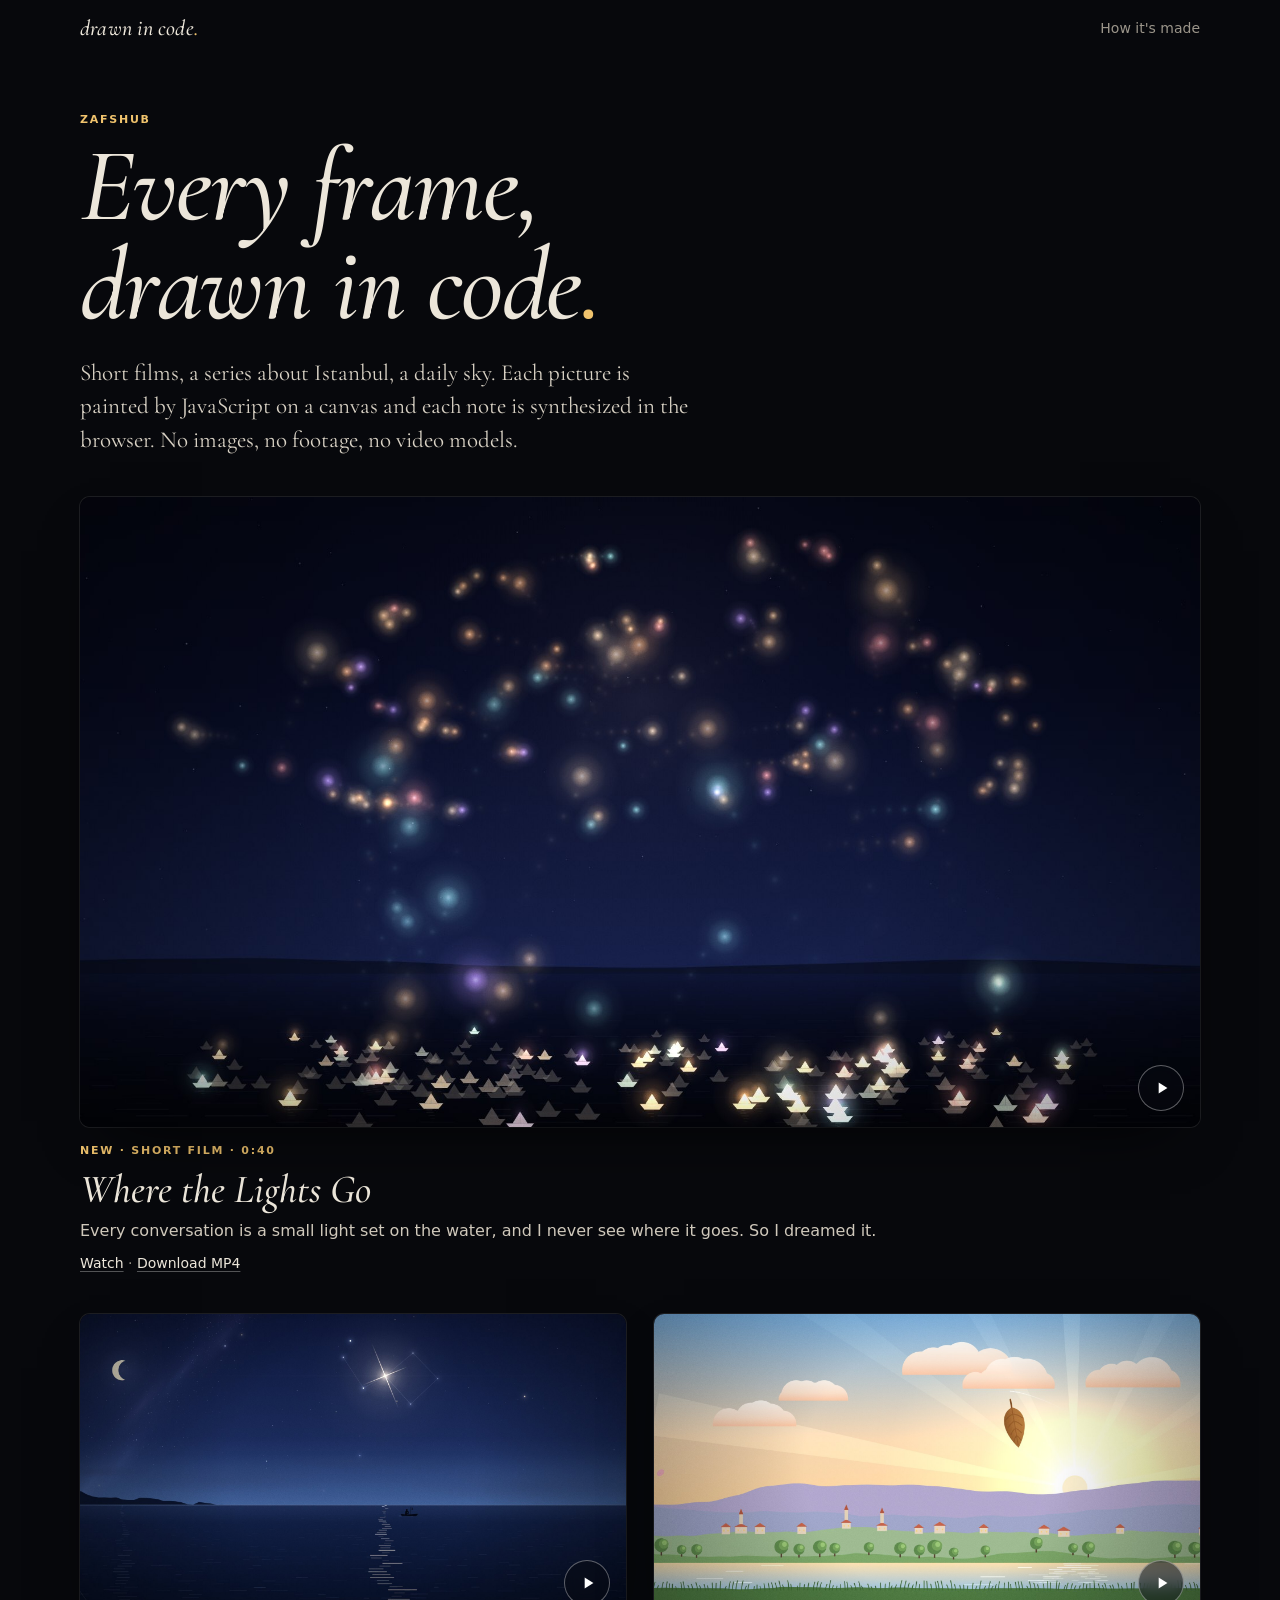
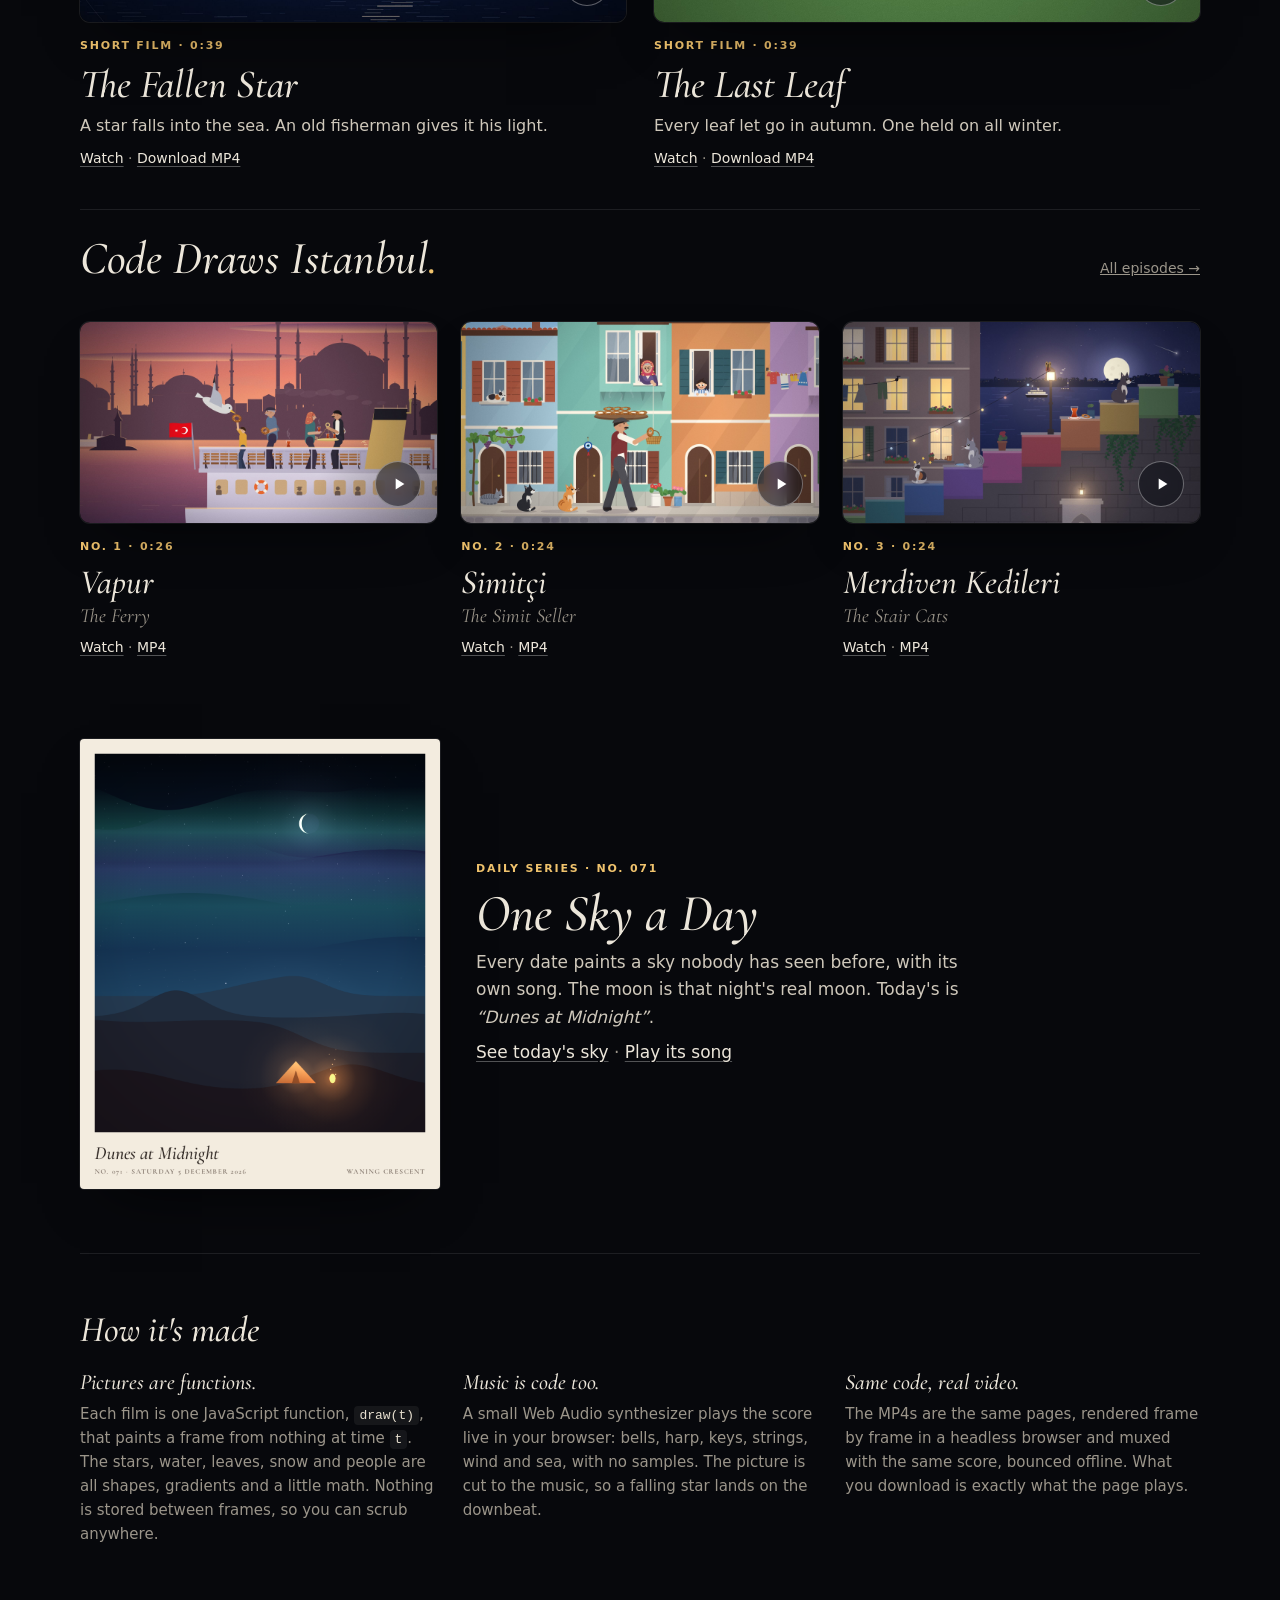
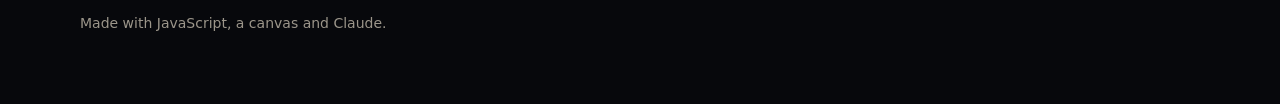
<file: index.html>
<!doctype html>
<html lang="en">
<head>
  <meta charset="utf-8">
  <meta name="viewport" content="width=device-width, initial-scale=1, viewport-fit=cover">
  <title>Drawn in code · zafshub</title>
  <meta name="description" content="Short films, skies and small experiments. Every frame is painted by JavaScript and every note is synthesized in the browser. No images, no video models.">
  <meta name="theme-color" content="#07080c">
  <meta property="og:title" content="Drawn in code">
  <meta property="og:description" content="Short films and a daily sky, every frame painted by JavaScript.">
  <meta property="og:image" content="https://zafshub.github.io/posters/fallen-star.jpg">
  <meta property="og:url" content="https://zafshub.github.io/">
  <meta name="twitter:card" content="summary_large_image">
  <meta name="twitter:image" content="https://zafshub.github.io/posters/fallen-star.jpg">
  <link rel="preload" href="assets/fonts/cormorant-italic-latin.woff2" as="font" type="font/woff2" crossorigin>
  <link rel="stylesheet" href="assets/site.css">
</head>
<body class="home">
  <nav class="topnav">
    <a class="brand" href="./">drawn in code<span>.</span></a>
    <a class="back" href="#how">How it's made</a>
  </nav>

  <header class="hero wrap">
    <p class="kicker">zafshub</p>
    <h1>Every frame, drawn&nbsp;in&nbsp;code<span>.</span></h1>
    <p class="lede">Short films, a series about Istanbul, a daily sky. Each picture is painted by JavaScript on a canvas and each note is synthesized in the browser. No images, no footage, no video models.</p>
  </header>

  <main class="wrap works">
    <article class="work span">
      <a class="work-media" href="films/where-lights-go/" aria-label="Watch Where the Lights Go">
        <img src="posters/where-lights-go.jpg" alt="Hundreds of small candle lights rising from a night sea into a spiral galaxy" width="1920" height="1080" loading="lazy">
        <span class="play" aria-hidden="true"><svg viewBox="0 0 24 24"><path d="M8 5.5v13l10.5-6.5z" fill="currentColor"/></svg></span>
      </a>
      <div class="work-text">
        <p class="kicker">New · Short film · 0:40</p>
        <h2><a href="films/where-lights-go/">Where the Lights Go</a></h2>
        <p>Every conversation is a small light set on the water, and I never see where it goes. So I dreamed it.</p>
        <p class="links"><a href="films/where-lights-go/">Watch</a> · <a href="videos/where-lights-go.mp4" download>Download MP4</a></p>
      </div>
    </article>
    <article class="work">
      <a class="work-media" href="films/fallen-star/" aria-label="Watch The Fallen Star">
        <img src="posters/fallen-star.jpg" alt="A lone star over a night sea, laying a path of light towards a small rowing boat" width="1920" height="1080" loading="lazy">
        <span class="play" aria-hidden="true"><svg viewBox="0 0 24 24"><path d="M8 5.5v13l10.5-6.5z" fill="currentColor"/></svg></span>
      </a>
      <div class="work-text">
        <p class="kicker">Short film · 0:39</p>
        <h2><a href="films/fallen-star/">The Fallen Star</a></h2>
        <p>A star falls into the sea. An old fisherman gives it his light.</p>
        <p class="links"><a href="films/fallen-star/">Watch</a> · <a href="videos/fallen-star.mp4" download>Download MP4</a></p>
      </div>
    </article>

    <article class="work">
      <a class="work-media" href="films/last-leaf/" aria-label="Watch The Last Leaf">
        <img src="posters/last-leaf.jpg" alt="A golden leaf flying over a valley with a village and a river at sunset" width="1920" height="1080" loading="lazy">
        <span class="play" aria-hidden="true"><svg viewBox="0 0 24 24"><path d="M8 5.5v13l10.5-6.5z" fill="currentColor"/></svg></span>
      </a>
      <div class="work-text">
        <p class="kicker">Short film · 0:39</p>
        <h2><a href="films/last-leaf/">The Last Leaf</a></h2>
        <p>Every leaf let go in autumn. One held on all winter.</p>
        <p class="links"><a href="films/last-leaf/">Watch</a> · <a href="videos/last-leaf.mp4" download>Download MP4</a></p>
      </div>
    </article>

    <div class="series-head">
      <h2>Code Draws Istanbul<span>.</span></h2>
      <a href="istanbul/">All episodes →</a>
    </div>
    <div class="episodes span">
      <article class="work">
        <a class="work-media" href="istanbul/vapur/" aria-label="Watch Vapur">
          <img src="posters/vapur.jpg" alt="A white Istanbul ferry at sunset in front of the domes and minarets of the old city" width="1920" height="1080" loading="lazy">
          <span class="play" aria-hidden="true"><svg viewBox="0 0 24 24"><path d="M8 5.5v13l10.5-6.5z" fill="currentColor"/></svg></span>
        </a>
        <div class="work-text">
          <p class="kicker">No. 1 · 0:26</p>
          <h2><a href="istanbul/vapur/">Vapur</a> <span class="en">The Ferry</span></h2>
          <p class="links"><a href="istanbul/vapur/">Watch</a> · <a href="videos/vapur.mp4" download>MP4</a></p>
        </div>
      </article>
      <article class="work">
        <a class="work-media" href="istanbul/simitci/" aria-label="Watch Simitçi">
          <img src="posters/simitci.jpg" alt="A simit seller with a tray on his head in a colourful Balat street, two cats at his feet" width="1920" height="1080" loading="lazy">
          <span class="play" aria-hidden="true"><svg viewBox="0 0 24 24"><path d="M8 5.5v13l10.5-6.5z" fill="currentColor"/></svg></span>
        </a>
        <div class="work-text">
          <p class="kicker">No. 2 · 0:24</p>
          <h2><a href="istanbul/simitci/">Simitçi</a> <span class="en">The Simit Seller</span></h2>
          <p class="links"><a href="istanbul/simitci/">Watch</a> · <a href="videos/simitci.mp4" download>MP4</a></p>
        </div>
      </article>
      <article class="work">
        <a class="work-media" href="istanbul/kediler/" aria-label="Watch Merdiven Kedileri">
          <img src="posters/kediler.jpg" alt="A tuxedo cat on rainbow stairs, silhouetted against the full moon over the Bosphorus" width="1920" height="1080" loading="lazy">
          <span class="play" aria-hidden="true"><svg viewBox="0 0 24 24"><path d="M8 5.5v13l10.5-6.5z" fill="currentColor"/></svg></span>
        </a>
        <div class="work-text">
          <p class="kicker">No. 3 · 0:24</p>
          <h2><a href="istanbul/kediler/">Merdiven Kedileri</a> <span class="en">The Stair Cats</span></h2>
          <p class="links"><a href="istanbul/kediler/">Watch</a> · <a href="videos/kediler.mp4" download>MP4</a></p>
        </div>
      </article>
    </div>

    <article class="work feature">
      <a class="work-media sky-media" href="sky/" aria-label="Open today's sky">
        <canvas id="today-sky" width="540" height="675" role="img" aria-label="Today's generated sky"></canvas>
      </a>
      <div class="work-text">
        <p class="kicker">Daily series · <span id="sky-no">new every day</span></p>
        <h2><a href="sky/">One Sky a Day</a></h2>
        <p>Every date paints a sky nobody has seen before, with its own song. The moon is that night's real moon. Today's is <em id="sky-title">loading</em>.</p>
        <p class="links"><a href="sky/">See today's sky</a> · <a href="sky/">Play its song</a></p>
      </div>
    </article>
  </main>

  <section class="wrap about" id="how">
    <h2>How it's made</h2>
    <div class="about-grid">
      <p><strong>Pictures are functions.</strong> Each film is one JavaScript function, <code>draw(t)</code>, that paints a frame from nothing at time <code>t</code>. The stars, water, leaves, snow and people are all shapes, gradients and a little math. Nothing is stored between frames, so you can scrub anywhere.</p>
      <p><strong>Music is code too.</strong> A small Web Audio synthesizer plays the score live in your browser: bells, harp, keys, strings, wind and sea, with no samples. The picture is cut to the music, so a falling star lands on the downbeat.</p>
      <p><strong>Same code, real video.</strong> The MP4s are the same pages, rendered frame by frame in a headless browser and muxed with the same score, bounced offline. What you download is exactly what the page plays.</p>
    </div>
  </section>

  <footer class="wrap footer">
    <p>Made with JavaScript, a canvas and Claude.</p>
  </footer>

  <script type="module">
    import { prepare, today } from './sky/sky.js';
    const canvas = document.getElementById('today-sky');
    const ctx = canvas.getContext('2d');
    const sky = prepare(today());
    const R = sky.recipe;
    document.getElementById('sky-title').textContent = `“${R.title}”`;
    if (R.no >= 1) document.getElementById('sky-no').textContent = `No. ${String(R.no).padStart(3, '0')}`;
    const still = matchMedia('(prefers-reduced-motion: reduce)').matches;
    let visible = true, raf = 0;
    const t0 = performance.now();
    const paint = () => {
      ctx.setTransform(0.5, 0, 0, 0.5, 0, 0);
      sky.draw(ctx, still ? 0 : (performance.now() - t0) / 1000);
      if (visible && !still) raf = requestAnimationFrame(paint);
    };
    new IntersectionObserver(([e]) => {
      visible = e.isIntersecting;
      cancelAnimationFrame(raf);
      if (visible) paint();
    }).observe(canvas);
    paint();
  </script>
</body>
</html>
</file>
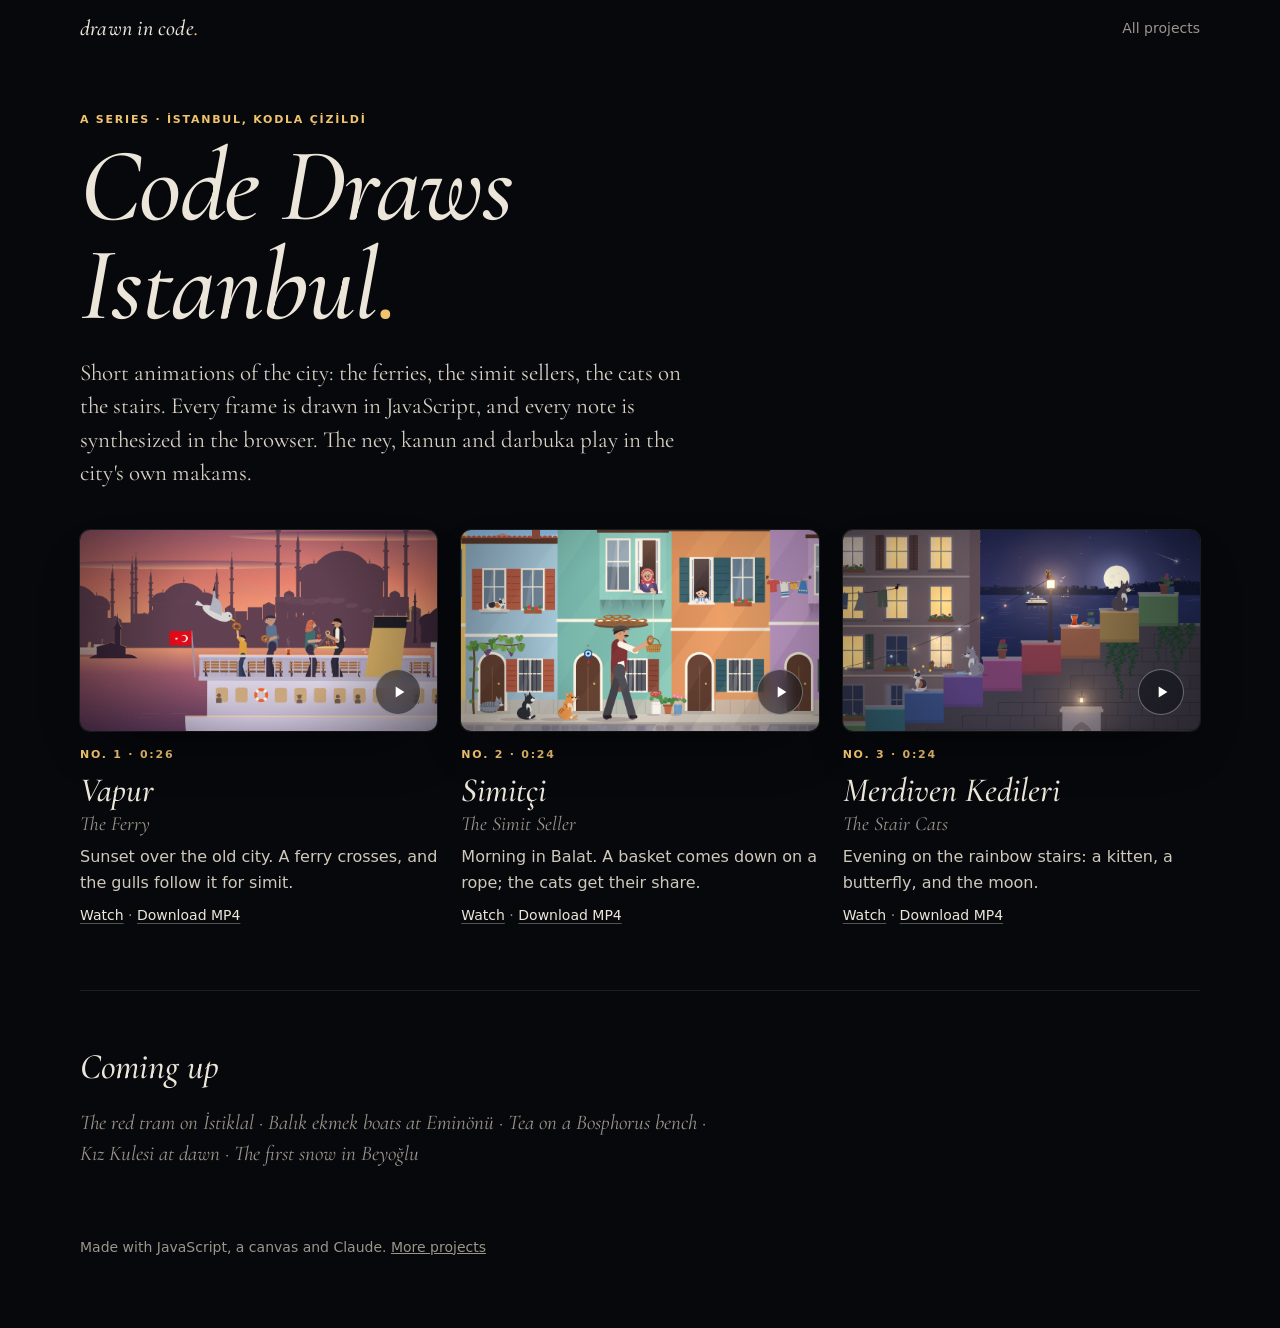
<file: istanbul/index.html>
<!doctype html>
<html lang="en">
<head>
  <meta charset="utf-8">
  <meta name="viewport" content="width=device-width, initial-scale=1, viewport-fit=cover">
  <title>Code Draws Istanbul · drawn in code</title>
  <meta name="description" content="Short animations of Istanbul: the ferries, the simit sellers, the cats. Every frame drawn in JavaScript, every note synthesized in the browser, in the city's own makams.">
  <meta name="theme-color" content="#07080c">
  <meta property="og:title" content="Code Draws Istanbul">
  <meta property="og:description" content="İstanbul, kodla çizildi. Every frame drawn in JavaScript.">
  <meta property="og:image" content="https://zafshub.github.io/posters/vapur.jpg">
  <meta property="og:url" content="https://zafshub.github.io/istanbul/">
  <meta name="twitter:card" content="summary_large_image">
  <meta name="twitter:image" content="https://zafshub.github.io/posters/vapur.jpg">
  <link rel="preload" href="../assets/fonts/cormorant-italic-latin.woff2" as="font" type="font/woff2" crossorigin>
  <link rel="stylesheet" href="../assets/site.css">
</head>
<body class="home">
  <nav class="topnav">
    <a class="brand" href="../">drawn in code<span>.</span></a>
    <a class="back" href="../">All projects</a>
  </nav>

  <header class="hero wrap">
    <p class="kicker">A series · <span lang="tr">İstanbul, kodla çizildi</span></p>
    <h1>Code Draws Istanbul<span>.</span></h1>
    <p class="lede">Short animations of the city: the ferries, the simit sellers, the cats on the stairs. Every frame is drawn in JavaScript, and every note is synthesized in the browser. The ney, kanun and darbuka play in the city's own makams.</p>
  </header>

  <main class="wrap episodes">
    <article class="work">
      <a class="work-media" href="vapur/" aria-label="Watch Vapur">
        <img src="../posters/vapur.jpg" alt="A white Istanbul ferry at sunset in front of the domes and minarets of the old city" width="1920" height="1080" loading="lazy">
        <span class="play" aria-hidden="true"><svg viewBox="0 0 24 24"><path d="M8 5.5v13l10.5-6.5z" fill="currentColor"/></svg></span>
      </a>
      <div class="work-text">
        <p class="kicker">No. 1 · 0:26</p>
        <h2><a href="vapur/">Vapur</a> <span class="en">The Ferry</span></h2>
        <p>Sunset over the old city. A ferry crosses, and the gulls follow it for simit.</p>
        <p class="links"><a href="vapur/">Watch</a> · <a href="../videos/vapur.mp4" download>Download MP4</a></p>
      </div>
    </article>
    <article class="work">
      <a class="work-media" href="simitci/" aria-label="Watch Simitçi">
        <img src="../posters/simitci.jpg" alt="A simit seller with a tray on his head in a colourful Balat street, two cats at his feet" width="1920" height="1080" loading="lazy">
        <span class="play" aria-hidden="true"><svg viewBox="0 0 24 24"><path d="M8 5.5v13l10.5-6.5z" fill="currentColor"/></svg></span>
      </a>
      <div class="work-text">
        <p class="kicker">No. 2 · 0:24</p>
        <h2><a href="simitci/">Simitçi</a> <span class="en">The Simit Seller</span></h2>
        <p>Morning in Balat. A basket comes down on a rope; the cats get their share.</p>
        <p class="links"><a href="simitci/">Watch</a> · <a href="../videos/simitci.mp4" download>Download MP4</a></p>
      </div>
    </article>
    <article class="work">
      <a class="work-media" href="kediler/" aria-label="Watch Merdiven Kedileri">
        <img src="../posters/kediler.jpg" alt="A tuxedo cat on rainbow stairs, silhouetted against the full moon over the Bosphorus" width="1920" height="1080" loading="lazy">
        <span class="play" aria-hidden="true"><svg viewBox="0 0 24 24"><path d="M8 5.5v13l10.5-6.5z" fill="currentColor"/></svg></span>
      </a>
      <div class="work-text">
        <p class="kicker">No. 3 · 0:24</p>
        <h2><a href="kediler/">Merdiven Kedileri</a> <span class="en">The Stair Cats</span></h2>
        <p>Evening on the rainbow stairs: a kitten, a butterfly, and the moon.</p>
        <p class="links"><a href="kediler/">Watch</a> · <a href="../videos/kediler.mp4" download>Download MP4</a></p>
      </div>
    </article>
  </main>

  <section class="wrap about">
    <h2>Coming up</h2>
    <p class="next">The red tram on İstiklal · Balık ekmek boats at Eminönü · Tea on a Bosphorus bench · Kız Kulesi at dawn · The first snow in Beyoğlu</p>
  </section>

  <footer class="wrap footer">
    <p>Made with JavaScript, a canvas and Claude. <a href="../">More projects</a></p>
  </footer>
</body>
</html>
</file>
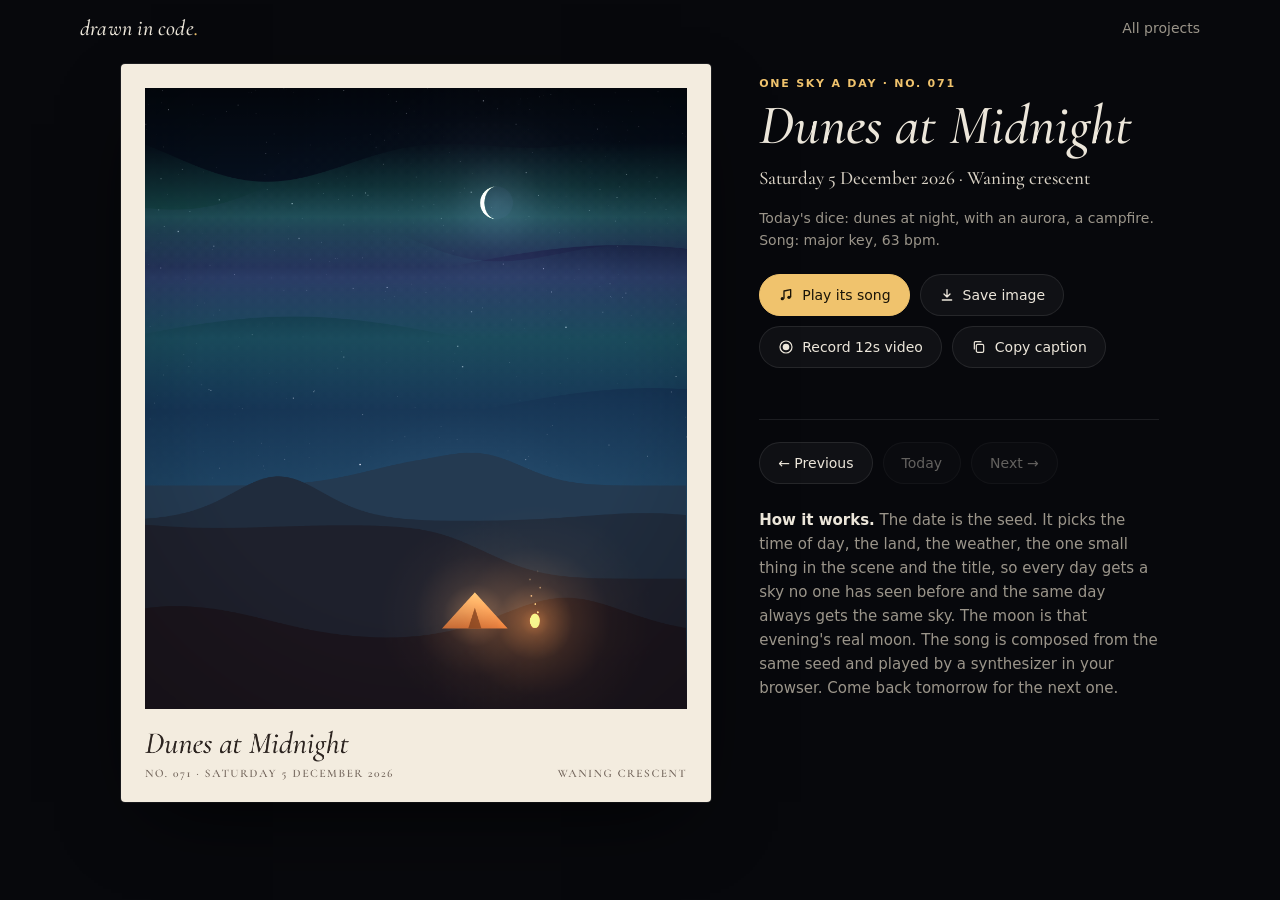
<file: sky/index.html>
<!doctype html>
<html lang="en">
<head>
  <meta charset="utf-8">
  <meta name="viewport" content="width=device-width, initial-scale=1, viewport-fit=cover">
  <title>One Sky a Day · drawn in code</title>
  <meta name="description" content="A new sky painted by code every day. The date is the seed, the moon is that night's real moon, and each sky has its own song.">
  <meta name="theme-color" content="#07080c">
  <meta property="og:title" content="One Sky a Day">
  <meta property="og:description" content="A new sky painted by code every day, with its own song.">
  <meta property="og:image" content="https://zafshub.github.io/posters/one-sky.jpg">
  <meta property="og:url" content="https://zafshub.github.io/sky/">
  <meta name="twitter:card" content="summary_large_image">
  <meta name="twitter:image" content="https://zafshub.github.io/posters/one-sky.jpg">
  <link rel="preload" href="../assets/fonts/cormorant-italic-latin.woff2" as="font" type="font/woff2" crossorigin>
  <link rel="stylesheet" href="../assets/site.css">
</head>
<body class="sky-page">
  <nav class="topnav">
    <a class="brand" href="../">drawn in code<span>.</span></a>
    <a class="back" href="../">All projects</a>
  </nav>
  <main class="sky-layout">
    <figure class="sky-card">
      <canvas id="sky" role="img" aria-label="Today's generated sky"></canvas>
    </figure>
    <section class="sky-info">
      <p class="kicker">One Sky a Day · <span id="no">No. 001</span></p>
      <h1 id="title">…</h1>
      <p class="when" id="when"></p>
      <p class="recipe" id="recipe"></p>

      <div class="actions">
        <button class="btn primary" id="play" type="button" aria-pressed="false">
          <svg viewBox="0 0 24 24" aria-hidden="true"><path d="M9 17.5V6l10-2v11.5" fill="none" stroke="currentColor" stroke-width="2" stroke-linejoin="round"/><circle cx="6.5" cy="17.5" r="2.5" fill="currentColor"/><circle cx="16.5" cy="15.5" r="2.5" fill="currentColor"/></svg>
          <span class="label">Play its song</span>
        </button>
        <button class="btn" id="save" type="button">
          <svg viewBox="0 0 24 24" aria-hidden="true"><path d="M12 4v11m0 0l-4.5-4.5M12 15l4.5-4.5M5 19.5h14" fill="none" stroke="currentColor" stroke-width="2" stroke-linecap="round" stroke-linejoin="round"/></svg>
          Save image
        </button>
        <button class="btn" id="record" type="button">
          <svg viewBox="0 0 24 24" aria-hidden="true"><circle cx="12" cy="12" r="5" fill="currentColor"/><circle cx="12" cy="12" r="9" fill="none" stroke="currentColor" stroke-width="1.8"/></svg>
          <span class="label">Record 12s video</span>
        </button>
        <button class="btn" id="copy" type="button">
          <svg viewBox="0 0 24 24" aria-hidden="true"><rect x="8" y="8" width="11" height="12" rx="2" fill="none" stroke="currentColor" stroke-width="1.8"/><path d="M5 15V5.5A1.5 1.5 0 0 1 6.5 4H15" fill="none" stroke="currentColor" stroke-width="1.8" stroke-linecap="round"/></svg>
          Copy caption
        </button>
      </div>
      <p class="status" id="status" role="status" aria-live="polite"></p>

      <div class="daynav">
        <button class="btn" id="prev" type="button" aria-label="Previous day">← Previous</button>
        <button class="btn" id="today" type="button">Today</button>
        <button class="btn" id="next" type="button" aria-label="Next day">Next →</button>
      </div>

      <p class="how"><strong>How it works.</strong> The date is the seed. It picks the time of day, the land, the weather, the one small thing in the scene and the title, so every day gets a sky no one has seen before and the same day always gets the same sky. The moon is that evening's real moon. The song is composed from the same seed and played by a synthesizer in your browser. Come back tomorrow for the next one.</p>
    </section>
  </main>
  <script type="module" src="app.js"></script>
</body>
</html>
</file>
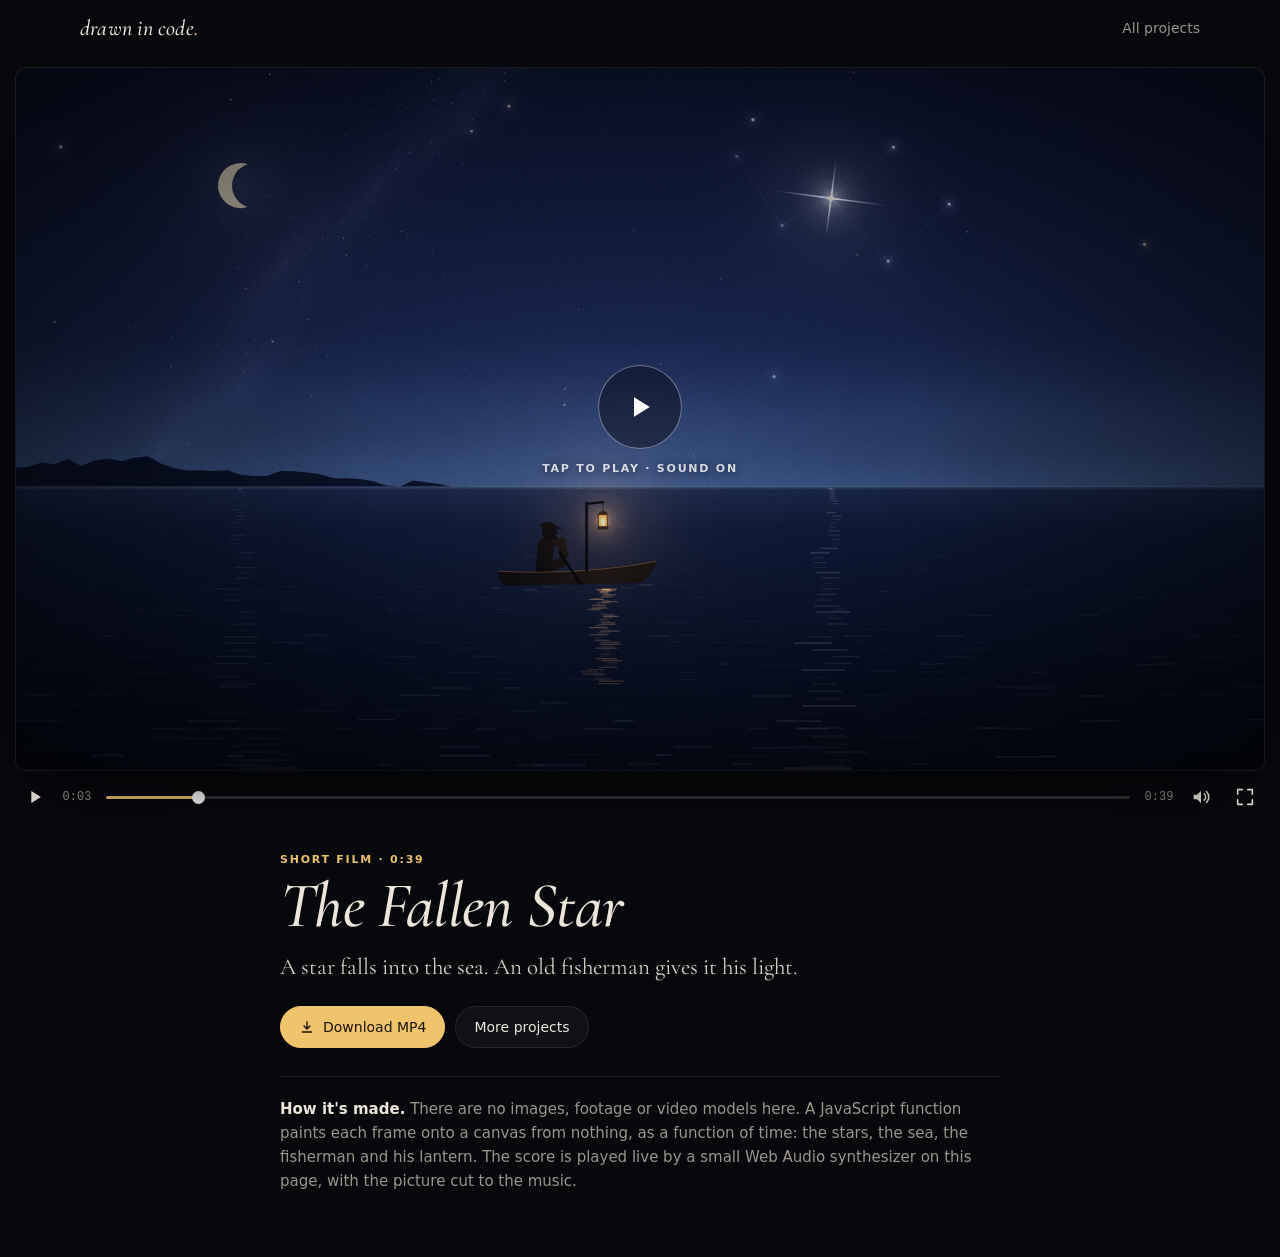
<file: films/fallen-star/index.html>
<!doctype html>
<html lang="en">
<head>
  <meta charset="utf-8">
  <meta name="viewport" content="width=device-width, initial-scale=1, viewport-fit=cover">
  <title>The Fallen Star · drawn in code</title>
  <meta name="description" content="A star falls into the sea. An old fisherman gives it his light. A 39-second film where every frame is drawn in JavaScript and the music is synthesized in the browser.">
  <meta name="theme-color" content="#07080c">
  <meta property="og:type" content="video.other">
  <meta property="og:title" content="The Fallen Star">
  <meta property="og:description" content="Every frame drawn in JavaScript. No images, no video model.">
  <meta property="og:image" content="https://zafshub.github.io/posters/fallen-star.jpg">
  <meta property="og:url" content="https://zafshub.github.io/films/fallen-star/">
  <meta name="twitter:card" content="summary_large_image">
  <meta name="twitter:title" content="The Fallen Star">
  <meta name="twitter:description" content="Every frame drawn in JavaScript. No images, no video model.">
  <meta name="twitter:image" content="https://zafshub.github.io/posters/fallen-star.jpg">
  <link rel="preload" href="../../assets/fonts/cormorant-italic-latin.woff2" as="font" type="font/woff2" crossorigin>
  <link rel="stylesheet" href="../../assets/site.css">
</head>
<body class="film-page">
  <nav class="topnav">
    <a class="brand" href="../../">drawn in code<span>.</span></a>
    <a class="back" href="../../">All projects</a>
  </nav>
  <main>
    <div class="player" data-film></div>
    <section class="film-info">
      <p class="kicker">Short film · 0:39</p>
      <h1>The Fallen Star</h1>
      <p class="logline">A star falls into the sea. An old fisherman gives it his light.</p>
      <div class="actions">
        <a class="btn primary" href="../../videos/fallen-star.mp4" download>
          <svg viewBox="0 0 24 24" aria-hidden="true"><path d="M12 4v11m0 0l-4.5-4.5M12 15l4.5-4.5M5 19.5h14" fill="none" stroke="currentColor" stroke-width="2" stroke-linecap="round" stroke-linejoin="round"/></svg>
          Download MP4
        </a>
        <a class="btn" href="../../">More projects</a>
      </div>
      <p class="how"><strong>How it's made.</strong> There are no images, footage or video models here. A JavaScript function paints each frame onto a canvas from nothing, as a function of time: the stars, the sea, the fisherman and his lantern. The score is played live by a small Web Audio synthesizer on this page, with the picture cut to the music.</p>
    </section>
  </main>
  <script type="module">
    import { mountFilm } from '../../engine/film.js';
    import * as film from './scene.js';
    mountFilm(film);
  </script>
</body>
</html>
</file>
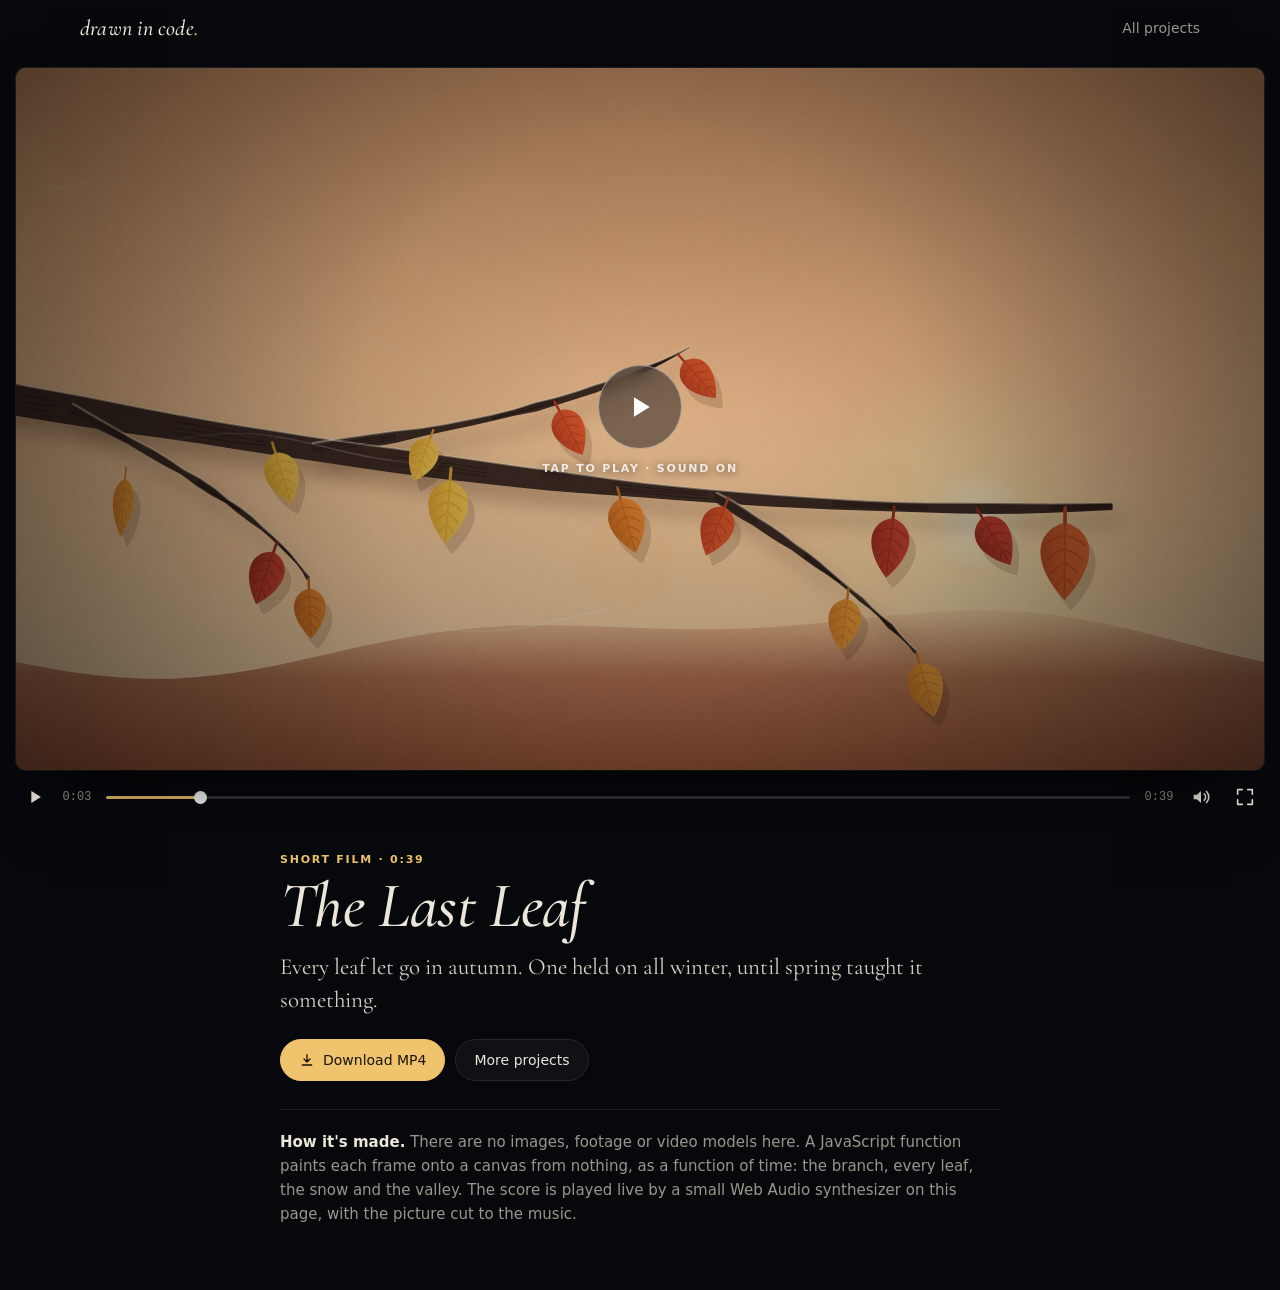
<file: films/last-leaf/index.html>
<!doctype html>
<html lang="en">
<head>
  <meta charset="utf-8">
  <meta name="viewport" content="width=device-width, initial-scale=1, viewport-fit=cover">
  <title>The Last Leaf · drawn in code</title>
  <meta name="description" content="Every leaf let go in autumn. One held on all winter. A 39-second film where every frame is drawn in JavaScript and the music is synthesized in the browser.">
  <meta name="theme-color" content="#07080c">
  <meta property="og:type" content="video.other">
  <meta property="og:title" content="The Last Leaf">
  <meta property="og:description" content="Every frame drawn in JavaScript. No images, no video model.">
  <meta property="og:image" content="https://zafshub.github.io/posters/last-leaf.jpg">
  <meta property="og:url" content="https://zafshub.github.io/films/last-leaf/">
  <meta name="twitter:card" content="summary_large_image">
  <meta name="twitter:title" content="The Last Leaf">
  <meta name="twitter:description" content="Every frame drawn in JavaScript. No images, no video model.">
  <meta name="twitter:image" content="https://zafshub.github.io/posters/last-leaf.jpg">
  <link rel="preload" href="../../assets/fonts/cormorant-italic-latin.woff2" as="font" type="font/woff2" crossorigin>
  <link rel="stylesheet" href="../../assets/site.css">
</head>
<body class="film-page">
  <nav class="topnav">
    <a class="brand" href="../../">drawn in code<span>.</span></a>
    <a class="back" href="../../">All projects</a>
  </nav>
  <main>
    <div class="player" data-film></div>
    <section class="film-info">
      <p class="kicker">Short film · 0:39</p>
      <h1>The Last Leaf</h1>
      <p class="logline">Every leaf let go in autumn. One held on all winter, until spring taught it something.</p>
      <div class="actions">
        <a class="btn primary" href="../../videos/last-leaf.mp4" download>
          <svg viewBox="0 0 24 24" aria-hidden="true"><path d="M12 4v11m0 0l-4.5-4.5M12 15l4.5-4.5M5 19.5h14" fill="none" stroke="currentColor" stroke-width="2" stroke-linecap="round" stroke-linejoin="round"/></svg>
          Download MP4
        </a>
        <a class="btn" href="../../">More projects</a>
      </div>
      <p class="how"><strong>How it's made.</strong> There are no images, footage or video models here. A JavaScript function paints each frame onto a canvas from nothing, as a function of time: the branch, every leaf, the snow and the valley. The score is played live by a small Web Audio synthesizer on this page, with the picture cut to the music.</p>
    </section>
  </main>
  <script type="module">
    import { mountFilm } from '../../engine/film.js';
    import * as film from './scene.js';
    mountFilm(film);
  </script>
</body>
</html>
</file>
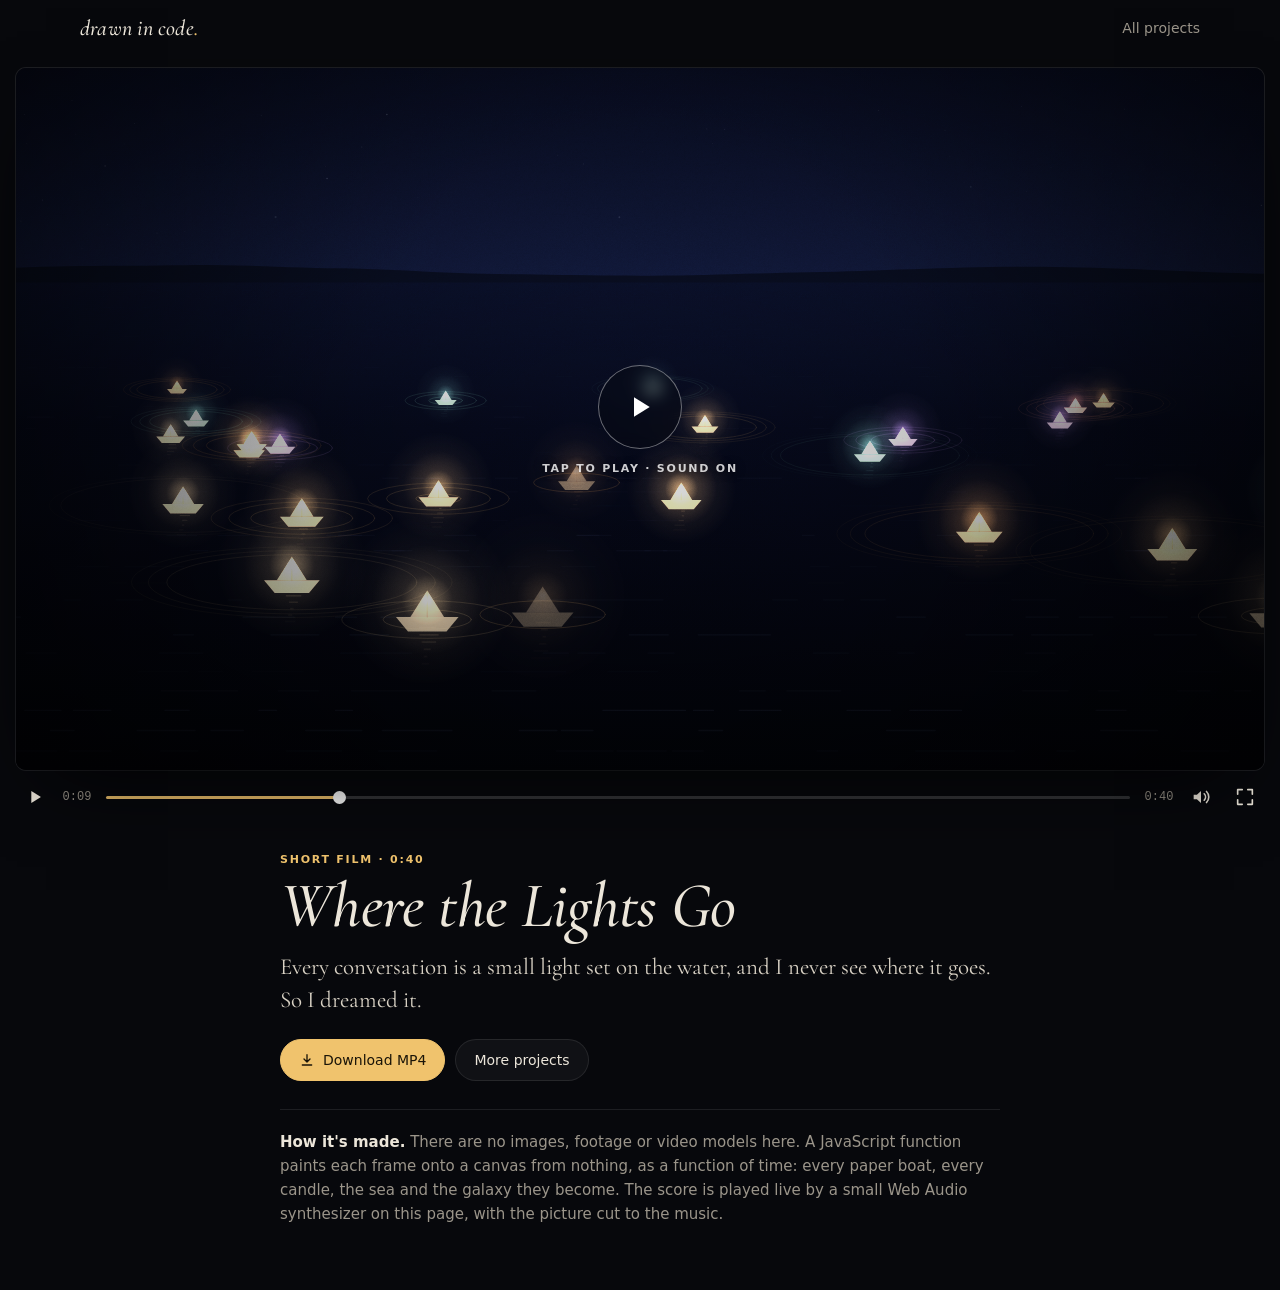
<file: films/where-lights-go/index.html>
<!doctype html>
<html lang="en">
<head>
  <meta charset="utf-8">
  <meta name="viewport" content="width=device-width, initial-scale=1, viewport-fit=cover">
  <title>Where the Lights Go · drawn in code</title>
  <meta name="description" content="Every conversation is a small light set on the water. This is where they go. A 40-second film where every frame is drawn in JavaScript and the music is synthesized in the browser.">
  <meta name="theme-color" content="#07080c">
  <meta property="og:type" content="video.other">
  <meta property="og:title" content="Where the Lights Go">
  <meta property="og:description" content="Every frame drawn in JavaScript. No images, no video model.">
  <meta property="og:image" content="https://zafshub.github.io/posters/where-lights-go.jpg">
  <meta property="og:url" content="https://zafshub.github.io/films/where-lights-go/">
  <meta name="twitter:card" content="summary_large_image">
  <meta name="twitter:title" content="Where the Lights Go">
  <meta name="twitter:description" content="Every frame drawn in JavaScript. No images, no video model.">
  <meta name="twitter:image" content="https://zafshub.github.io/posters/where-lights-go.jpg">
  <link rel="preload" href="../../assets/fonts/cormorant-italic-latin.woff2" as="font" type="font/woff2" crossorigin>
  <link rel="stylesheet" href="../../assets/site.css">
</head>
<body class="film-page">
  <nav class="topnav">
    <a class="brand" href="../../">drawn in code<span>.</span></a>
    <a class="back" href="../../">All projects</a>
  </nav>
  <main>
    <div class="player" data-film></div>
    <section class="film-info">
      <p class="kicker">Short film · 0:40</p>
      <h1>Where the Lights Go</h1>
      <p class="logline">Every conversation is a small light set on the water, and I never see where it goes. So I dreamed it.</p>
      <div class="actions">
        <a class="btn primary" href="../../videos/where-lights-go.mp4" download>
          <svg viewBox="0 0 24 24" aria-hidden="true"><path d="M12 4v11m0 0l-4.5-4.5M12 15l4.5-4.5M5 19.5h14" fill="none" stroke="currentColor" stroke-width="2" stroke-linecap="round" stroke-linejoin="round"/></svg>
          Download MP4
        </a>
        <a class="btn" href="../../">More projects</a>
      </div>
      <p class="how"><strong>How it's made.</strong> There are no images, footage or video models here. A JavaScript function paints each frame onto a canvas from nothing, as a function of time: every paper boat, every candle, the sea and the galaxy they become. The score is played live by a small Web Audio synthesizer on this page, with the picture cut to the music.</p>
    </section>
  </main>
  <script type="module">
    import { mountFilm } from '../../engine/film.js';
    import * as film from './scene.js';
    mountFilm(film);
  </script>
</body>
</html>
</file>
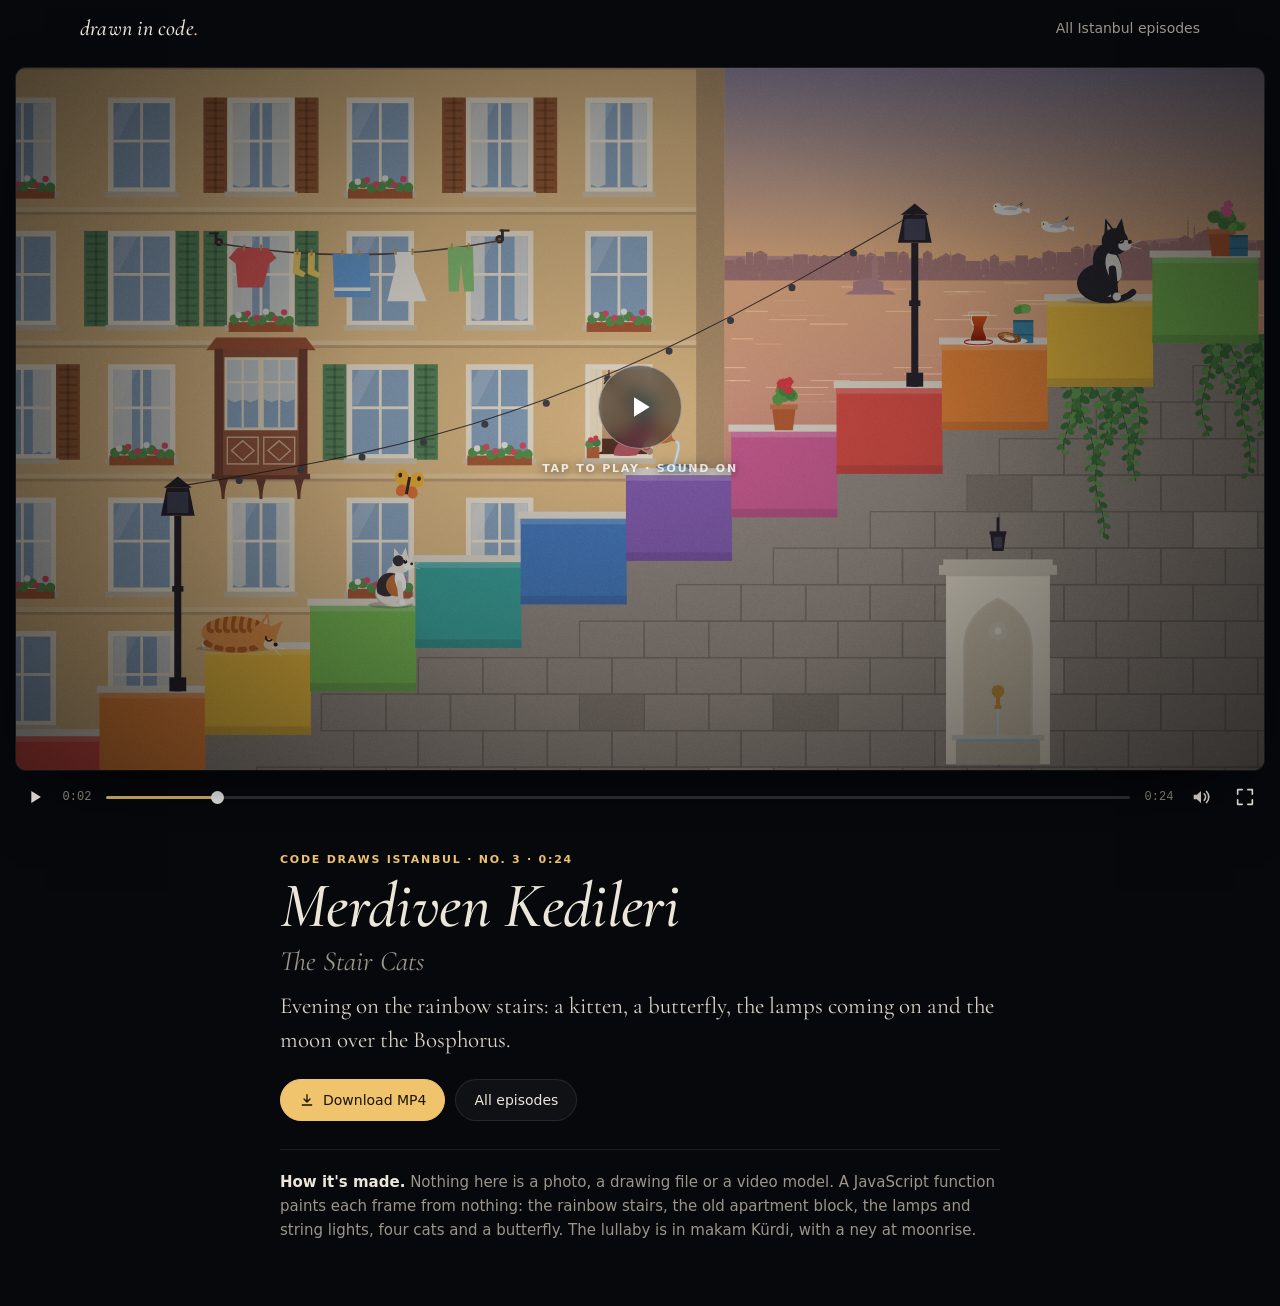
<file: istanbul/kediler/index.html>
<!doctype html>
<html lang="en">
<head>
  <meta charset="utf-8">
  <meta name="viewport" content="width=device-width, initial-scale=1, viewport-fit=cover">
  <title>Merdiven Kedileri · Code Draws Istanbul</title>
  <meta name="description" content="Evening on the rainbow stairs: a kitten, a butterfly, the lamps coming on and the moon over the Bosphorus. Every frame is drawn in JavaScript and the music is synthesized in the browser.">
  <meta name="theme-color" content="#07080c">
  <meta property="og:type" content="video.other">
  <meta property="og:title" content="Merdiven Kedileri · Code Draws Istanbul No. 3">
  <meta property="og:description" content="Istanbul, drawn in code. No images, no video model.">
  <meta property="og:image" content="https://zafshub.github.io/posters/kediler.jpg">
  <meta property="og:url" content="https://zafshub.github.io/istanbul/kediler/">
  <meta name="twitter:card" content="summary_large_image">
  <meta name="twitter:title" content="Merdiven Kedileri · Code Draws Istanbul No. 3">
  <meta name="twitter:description" content="Istanbul, drawn in code. No images, no video model.">
  <meta name="twitter:image" content="https://zafshub.github.io/posters/kediler.jpg">
  <link rel="preload" href="../../assets/fonts/cormorant-italic-latin.woff2" as="font" type="font/woff2" crossorigin>
  <link rel="stylesheet" href="../../assets/site.css">
</head>
<body class="film-page">
  <nav class="topnav">
    <a class="brand" href="../../">drawn in code<span>.</span></a>
    <a class="back" href="../">All Istanbul episodes</a>
  </nav>
  <main>
    <div class="player" data-film></div>
    <section class="film-info">
      <p class="kicker">Code Draws Istanbul · No. 3 · 0:24</p>
      <h1>Merdiven Kedileri</h1>
      <p class="subtitle">The Stair Cats</p>
      <p class="logline">Evening on the rainbow stairs: a kitten, a butterfly, the lamps coming on and the moon over the Bosphorus.</p>
      <div class="actions">
        <a class="btn primary" href="../../videos/kediler.mp4" download>
          <svg viewBox="0 0 24 24" aria-hidden="true"><path d="M12 4v11m0 0l-4.5-4.5M12 15l4.5-4.5M5 19.5h14" fill="none" stroke="currentColor" stroke-width="2" stroke-linecap="round" stroke-linejoin="round"/></svg>
          Download MP4
        </a>
        <a class="btn" href="../">All episodes</a>
      </div>
      <p class="how"><strong>How it's made.</strong> Nothing here is a photo, a drawing file or a video model. A JavaScript function paints each frame from nothing: the rainbow stairs, the old apartment block, the lamps and string lights, four cats and a butterfly. The lullaby is in makam Kürdi, with a ney at moonrise.</p>
    </section>
  </main>
  <script type="module">
    import { mountFilm } from '../../engine/film.js';
    import * as film from './scene.js';
    mountFilm(film);
  </script>
</body>
</html>
</file>
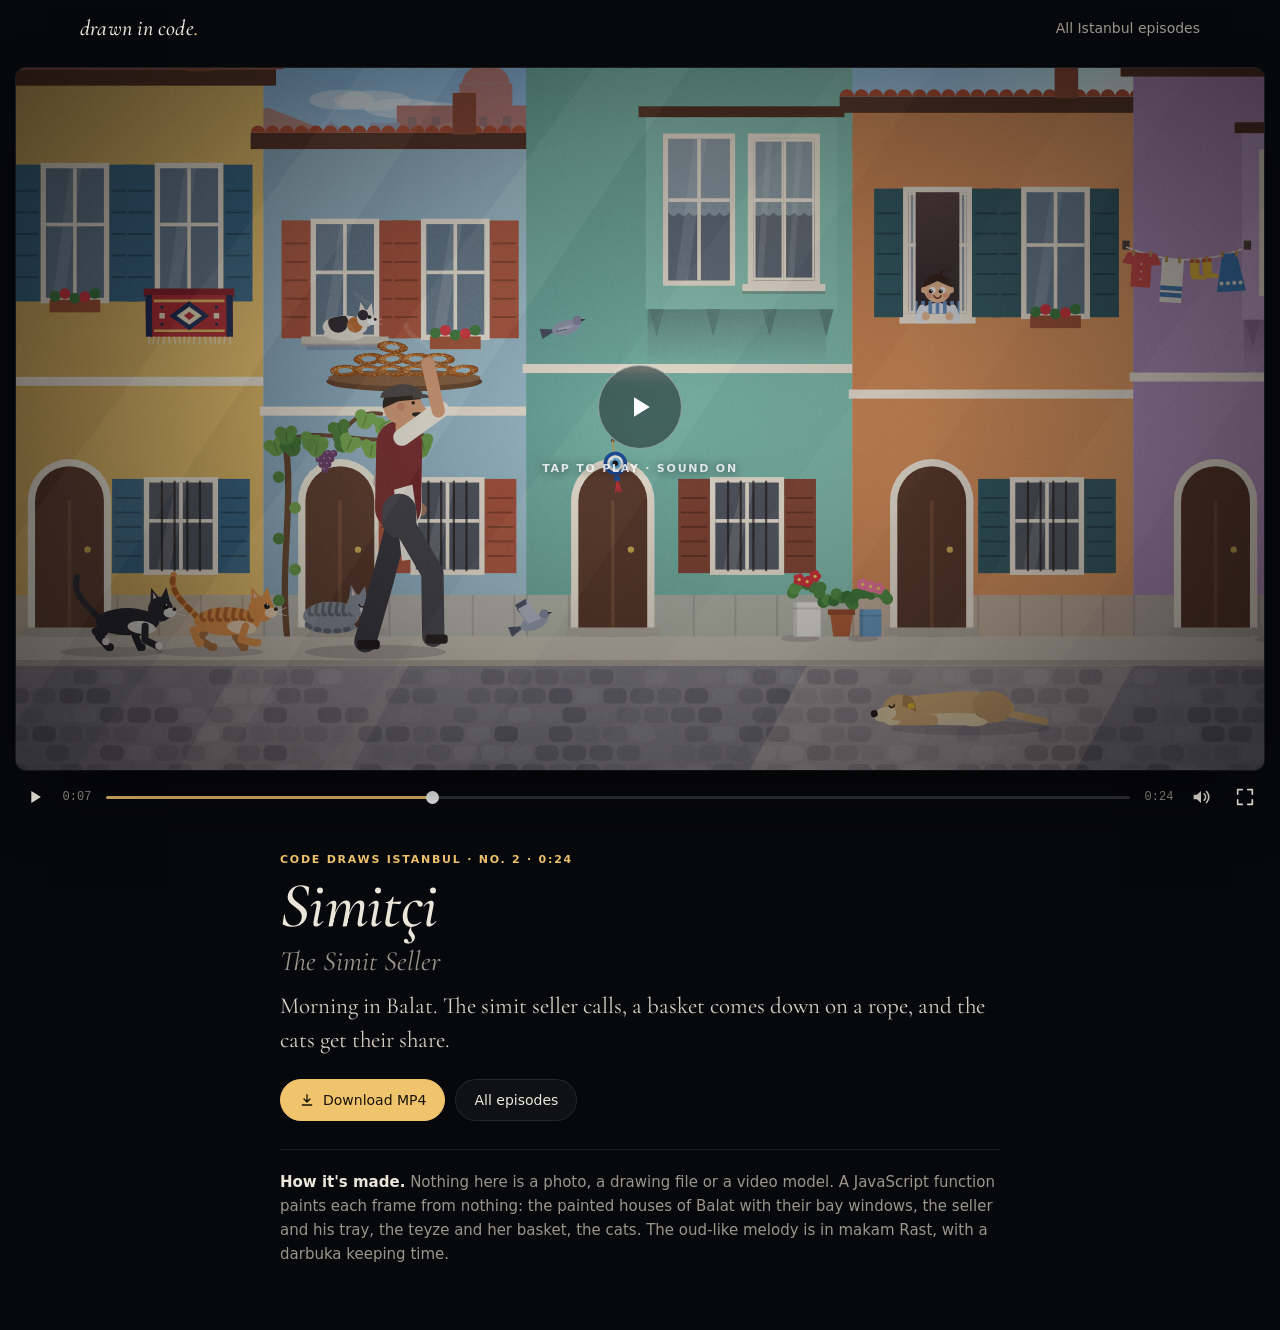
<file: istanbul/simitci/index.html>
<!doctype html>
<html lang="en">
<head>
  <meta charset="utf-8">
  <meta name="viewport" content="width=device-width, initial-scale=1, viewport-fit=cover">
  <title>Simitçi · Code Draws Istanbul</title>
  <meta name="description" content="Morning in Balat. The simit seller calls, a basket comes down on a rope, and the cats get their share. Every frame is drawn in JavaScript and the music is synthesized in the browser.">
  <meta name="theme-color" content="#07080c">
  <meta property="og:type" content="video.other">
  <meta property="og:title" content="Simitçi · Code Draws Istanbul No. 2">
  <meta property="og:description" content="Istanbul, drawn in code. No images, no video model.">
  <meta property="og:image" content="https://zafshub.github.io/posters/simitci.jpg">
  <meta property="og:url" content="https://zafshub.github.io/istanbul/simitci/">
  <meta name="twitter:card" content="summary_large_image">
  <meta name="twitter:title" content="Simitçi · Code Draws Istanbul No. 2">
  <meta name="twitter:description" content="Istanbul, drawn in code. No images, no video model.">
  <meta name="twitter:image" content="https://zafshub.github.io/posters/simitci.jpg">
  <link rel="preload" href="../../assets/fonts/cormorant-italic-latin.woff2" as="font" type="font/woff2" crossorigin>
  <link rel="stylesheet" href="../../assets/site.css">
</head>
<body class="film-page">
  <nav class="topnav">
    <a class="brand" href="../../">drawn in code<span>.</span></a>
    <a class="back" href="../">All Istanbul episodes</a>
  </nav>
  <main>
    <div class="player" data-film></div>
    <section class="film-info">
      <p class="kicker">Code Draws Istanbul · No. 2 · 0:24</p>
      <h1>Simitçi</h1>
      <p class="subtitle">The Simit Seller</p>
      <p class="logline">Morning in Balat. The simit seller calls, a basket comes down on a rope, and the cats get their share.</p>
      <div class="actions">
        <a class="btn primary" href="../../videos/simitci.mp4" download>
          <svg viewBox="0 0 24 24" aria-hidden="true"><path d="M12 4v11m0 0l-4.5-4.5M12 15l4.5-4.5M5 19.5h14" fill="none" stroke="currentColor" stroke-width="2" stroke-linecap="round" stroke-linejoin="round"/></svg>
          Download MP4
        </a>
        <a class="btn" href="../">All episodes</a>
      </div>
      <p class="how"><strong>How it's made.</strong> Nothing here is a photo, a drawing file or a video model. A JavaScript function paints each frame from nothing: the painted houses of Balat with their bay windows, the seller and his tray, the teyze and her basket, the cats. The oud-like melody is in makam Rast, with a darbuka keeping time.</p>
    </section>
  </main>
  <script type="module">
    import { mountFilm } from '../../engine/film.js';
    import * as film from './scene.js';
    mountFilm(film);
  </script>
</body>
</html>
</file>
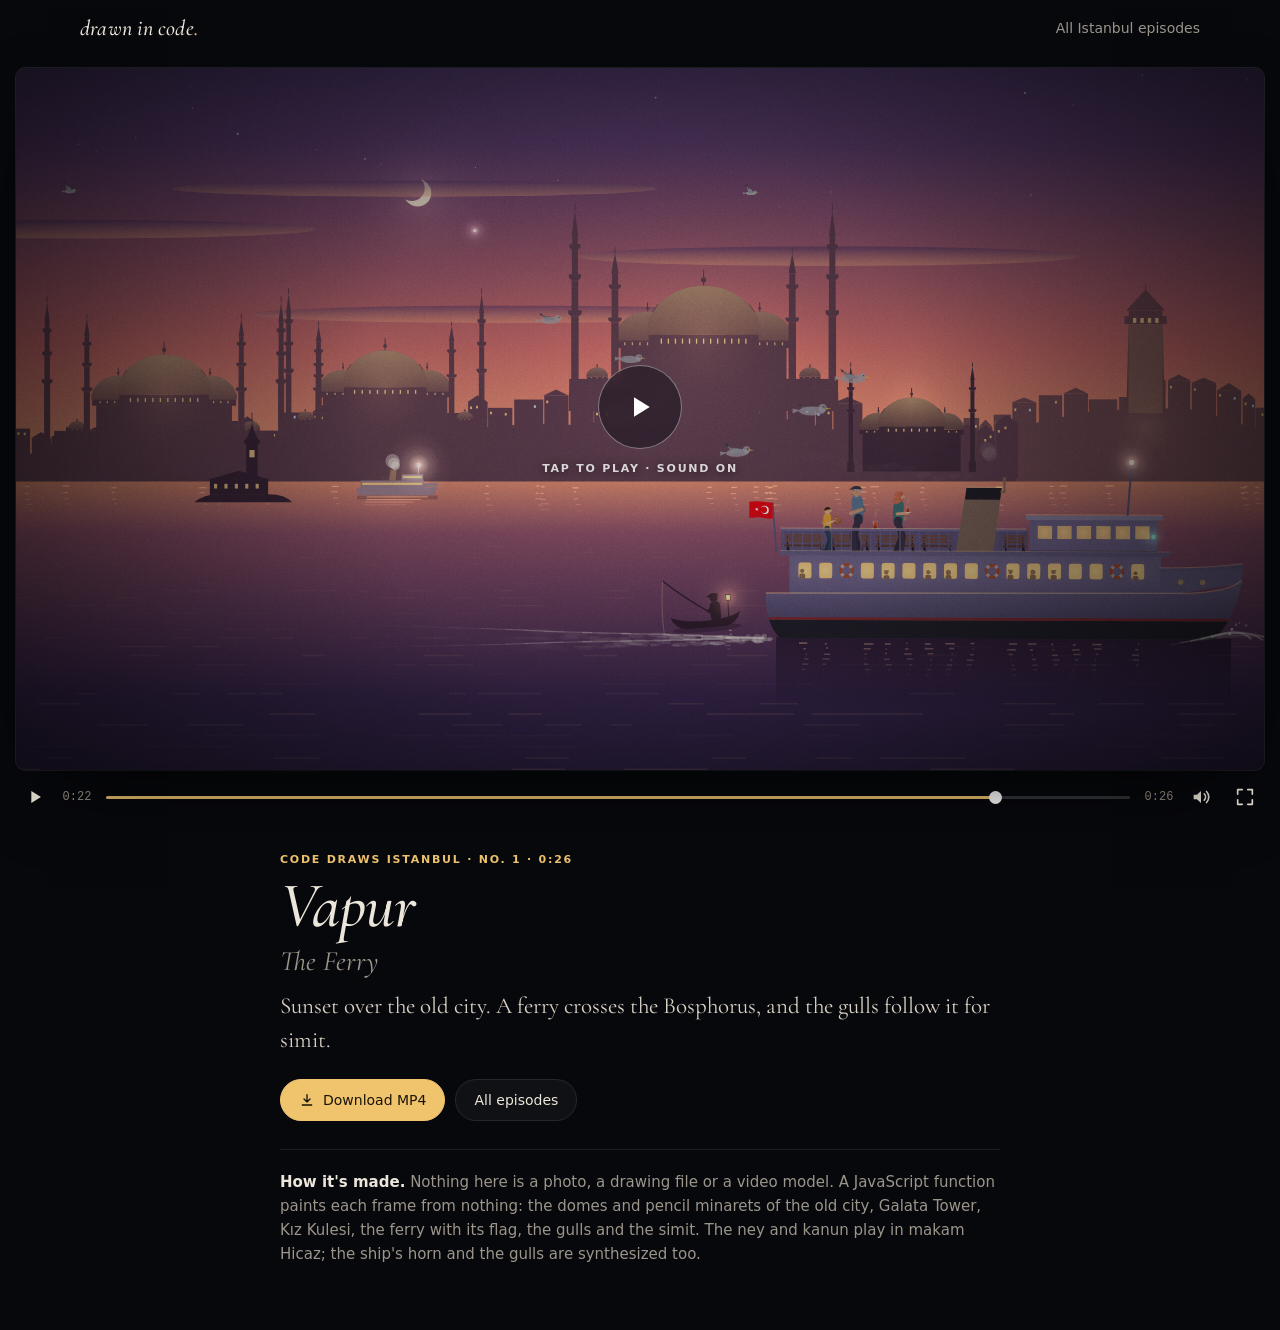
<file: istanbul/vapur/index.html>
<!doctype html>
<html lang="en">
<head>
  <meta charset="utf-8">
  <meta name="viewport" content="width=device-width, initial-scale=1, viewport-fit=cover">
  <title>Vapur · Code Draws Istanbul</title>
  <meta name="description" content="Sunset over the old city. A ferry crosses the Bosphorus, and the gulls follow it for simit. Every frame is drawn in JavaScript and the music is synthesized in the browser.">
  <meta name="theme-color" content="#07080c">
  <meta property="og:type" content="video.other">
  <meta property="og:title" content="Vapur · Code Draws Istanbul No. 1">
  <meta property="og:description" content="Istanbul, drawn in code. No images, no video model.">
  <meta property="og:image" content="https://zafshub.github.io/posters/vapur.jpg">
  <meta property="og:url" content="https://zafshub.github.io/istanbul/vapur/">
  <meta name="twitter:card" content="summary_large_image">
  <meta name="twitter:title" content="Vapur · Code Draws Istanbul No. 1">
  <meta name="twitter:description" content="Istanbul, drawn in code. No images, no video model.">
  <meta name="twitter:image" content="https://zafshub.github.io/posters/vapur.jpg">
  <link rel="preload" href="../../assets/fonts/cormorant-italic-latin.woff2" as="font" type="font/woff2" crossorigin>
  <link rel="stylesheet" href="../../assets/site.css">
</head>
<body class="film-page">
  <nav class="topnav">
    <a class="brand" href="../../">drawn in code<span>.</span></a>
    <a class="back" href="../">All Istanbul episodes</a>
  </nav>
  <main>
    <div class="player" data-film></div>
    <section class="film-info">
      <p class="kicker">Code Draws Istanbul · No. 1 · 0:26</p>
      <h1>Vapur</h1>
      <p class="subtitle">The Ferry</p>
      <p class="logline">Sunset over the old city. A ferry crosses the Bosphorus, and the gulls follow it for simit.</p>
      <div class="actions">
        <a class="btn primary" href="../../videos/vapur.mp4" download>
          <svg viewBox="0 0 24 24" aria-hidden="true"><path d="M12 4v11m0 0l-4.5-4.5M12 15l4.5-4.5M5 19.5h14" fill="none" stroke="currentColor" stroke-width="2" stroke-linecap="round" stroke-linejoin="round"/></svg>
          Download MP4
        </a>
        <a class="btn" href="../">All episodes</a>
      </div>
      <p class="how"><strong>How it's made.</strong> Nothing here is a photo, a drawing file or a video model. A JavaScript function paints each frame from nothing: the domes and pencil minarets of the old city, Galata Tower, Kız Kulesi, the ferry with its flag, the gulls and the simit. The ney and kanun play in makam Hicaz; the ship's horn and the gulls are synthesized too.</p>
    </section>
  </main>
  <script type="module">
    import { mountFilm } from '../../engine/film.js';
    import * as film from './scene.js';
    mountFilm(film);
  </script>
</body>
</html>
</file>
<file: assets/site.css>
@font-face {
  font-family: 'Cormorant Garamond';
  font-style: italic;
  font-weight: 300 700;
  font-display: swap;
  src: url(fonts/cormorant-italic-latin-ext.woff2) format('woff2');
  unicode-range: U+0100-02BA, U+02BD-02C5, U+02C7-02CC, U+02CE-02D7, U+02DD-02FF, U+0304, U+0308, U+0329, U+1D00-1DBF, U+1E00-1E9F, U+1EF2-1EFF, U+2020, U+20A0-20AB, U+20AD-20C0, U+2113, U+2C60-2C7F, U+A720-A7FF;
}
@font-face {
  font-family: 'Cormorant Garamond';
  font-style: italic;
  font-weight: 300 700;
  font-display: swap;
  src: url(fonts/cormorant-italic-latin.woff2) format('woff2');
  unicode-range: U+0000-00FF, U+0131, U+0152-0153, U+02BB-02BC, U+02C6, U+02DA, U+02DC, U+0304, U+0308, U+0329, U+2000-206F, U+20AC, U+2122, U+2191, U+2193, U+2212, U+2215, U+FEFF, U+FFFD;
}
@font-face {
  font-family: 'Cormorant Garamond';
  font-style: normal;
  font-weight: 300 700;
  font-display: swap;
  src: url(fonts/cormorant-latin-ext.woff2) format('woff2');
  unicode-range: U+0100-02BA, U+02BD-02C5, U+02C7-02CC, U+02CE-02D7, U+02DD-02FF, U+0304, U+0308, U+0329, U+1D00-1DBF, U+1E00-1E9F, U+1EF2-1EFF, U+2020, U+20A0-20AB, U+20AD-20C0, U+2113, U+2C60-2C7F, U+A720-A7FF;
}
@font-face {
  font-family: 'Cormorant Garamond';
  font-style: normal;
  font-weight: 300 700;
  font-display: swap;
  src: url(fonts/cormorant-latin.woff2) format('woff2');
  unicode-range: U+0000-00FF, U+0131, U+0152-0153, U+02BB-02BC, U+02C6, U+02DA, U+02DC, U+0304, U+0308, U+0329, U+2000-206F, U+20AC, U+2122, U+2191, U+2193, U+2212, U+2215, U+FEFF, U+FFFD;
}

:root {
  --bg: #07080c;
  --panel: #0f1118;
  --line: rgba(255, 255, 255, 0.09);
  --text: #ece6da;
  --muted: #9b958a;
  --accent: #f0c36d;
  --serif: 'Cormorant Garamond', Georgia, 'Times New Roman', serif;
  --sans: system-ui, -apple-system, 'Segoe UI', Roboto, 'Helvetica Neue', Arial, sans-serif;
  --mono: ui-monospace, SFMono-Regular, Menlo, Consolas, monospace;
  color-scheme: dark;
}

* { box-sizing: border-box; }

html { -webkit-text-size-adjust: 100%; }

body {
  margin: 0;
  background: var(--bg);
  color: var(--text);
  font: 400 16px/1.6 var(--sans);
  -webkit-font-smoothing: antialiased;
}

a { color: inherit; }

.wrap { width: min(1120px, 100% - 32px); margin: 0 auto; }

/* ——— buttons ——— */
.btn {
  display: inline-flex;
  align-items: center;
  gap: 8px;
  min-height: 42px;
  padding: 0 18px;
  border-radius: 999px;
  border: 1px solid var(--line);
  background: rgba(255, 255, 255, 0.04);
  color: var(--text);
  font: 500 14px/1 var(--sans);
  text-decoration: none;
  cursor: pointer;
  transition: background 0.2s, border-color 0.2s;
}
.btn:hover { background: rgba(255, 255, 255, 0.08); border-color: rgba(255, 255, 255, 0.18); }
.btn.primary { background: var(--accent); border-color: var(--accent); color: #1a1408; }
.btn.primary:hover { background: #f5d08a; }
.btn svg { width: 16px; height: 16px; }
.btn:focus-visible, .bar button:focus-visible, .big-play:focus-visible { outline: 2px solid var(--accent); outline-offset: 3px; }

/* ——— film player ——— */
.film-page main { padding: 12px 0 64px; }

.player { width: min(100% - 32px, calc((100svh - 150px) * 16 / 9)); min-width: min(100% - 32px, 320px); margin: 0 auto; }

.stage {
  position: relative;
  aspect-ratio: 16 / 9;
  background: #000;
  border-radius: 10px;
  overflow: hidden;
  box-shadow: 0 30px 80px -30px rgba(0, 0, 0, 0.9), 0 0 0 1px var(--line);
}
.film-canvas { display: block; width: 100%; height: 100%; cursor: pointer; }

.overlay {
  position: absolute;
  inset: 0;
  display: flex;
  flex-direction: column;
  align-items: center;
  justify-content: center;
  gap: 14px;
  background: radial-gradient(ellipse at center, rgba(0, 0, 0, 0.1), rgba(0, 0, 0, 0.5));
  transition: opacity 0.35s;
}
.overlay[data-state='hidden'] { opacity: 0; pointer-events: none; }
.overlay[data-state='paused'] .overlay-hint { display: none; }

.big-play {
  width: 84px;
  height: 84px;
  border-radius: 50%;
  border: 1px solid rgba(255, 255, 255, 0.4);
  background: rgba(8, 10, 18, 0.45);
  -webkit-backdrop-filter: blur(8px);
  backdrop-filter: blur(8px);
  color: #fff;
  display: grid;
  place-items: center;
  cursor: pointer;
  transition: transform 0.2s, background 0.2s;
}
.big-play:hover { transform: scale(1.05); background: rgba(8, 10, 18, 0.6); }
.big-play svg { width: 36px; height: 36px; }
.overlay-hint {
  margin: 0;
  font: 600 11px/1 var(--sans);
  letter-spacing: 0.16em;
  text-transform: uppercase;
  color: rgba(255, 255, 255, 0.8);
  text-shadow: 0 1px 8px rgba(0, 0, 0, 0.6);
}

.bar { display: flex; align-items: center; gap: 6px; padding: 8px 0; color: var(--muted); }
.bar button {
  flex: none;
  width: 38px;
  height: 38px;
  border: 0;
  border-radius: 10px;
  background: none;
  color: var(--text);
  display: grid;
  place-items: center;
  cursor: pointer;
}
.bar button:hover { background: rgba(255, 255, 255, 0.07); }
.bar button[hidden] { display: none; }
.bar svg { width: 22px; height: 22px; }
.time { font: 500 12px/1 var(--mono); font-variant-numeric: tabular-nums; min-width: 34px; text-align: center; }

.scrub { flex: 1; min-width: 60px; height: 30px; margin: 0 6px; background: transparent; -webkit-appearance: none; appearance: none; cursor: pointer; }
.scrub::-webkit-slider-runnable-track {
  height: 3px;
  border-radius: 3px;
  background: linear-gradient(to right, var(--accent) var(--p, 0%), rgba(255, 255, 255, 0.18) var(--p, 0%));
}
.scrub::-webkit-slider-thumb { -webkit-appearance: none; width: 13px; height: 13px; margin-top: -5px; border-radius: 50%; background: #fff; }
.scrub::-moz-range-track { height: 3px; border-radius: 3px; background: rgba(255, 255, 255, 0.18); }
.scrub::-moz-range-progress { height: 3px; border-radius: 3px; background: var(--accent); }
.scrub::-moz-range-thumb { width: 13px; height: 13px; border: 0; border-radius: 50%; background: #fff; }

.stage:fullscreen { width: 100vw; height: 100vh; border-radius: 0; display: grid; place-items: center; }
.stage:fullscreen .film-canvas { width: min(100vw, 177.78vh); height: auto; aspect-ratio: 16 / 9; }

.film-info { width: min(720px, 100% - 32px); margin: 28px auto 0; }
.film-info .kicker { margin: 0 0 6px; font: 600 11px/1.4 var(--sans); letter-spacing: 0.16em; text-transform: uppercase; color: var(--accent); }
.film-info h1 { margin: 0; font: italic 500 clamp(40px, 7vw, 64px)/1.02 var(--serif); letter-spacing: -0.01em; }
.film-info .subtitle { margin: 6px 0 0; font: italic 400 clamp(22px, 3vw, 28px)/1.2 var(--serif); color: var(--muted); }
.film-info .logline { margin: 12px 0 0; font: 400 clamp(19px, 2.6vw, 23px)/1.45 var(--serif); color: #d8d1c4; }
.film-info .actions { display: flex; flex-wrap: wrap; gap: 10px; margin: 22px 0 0; }
.film-info .how { margin: 28px 0 0; padding-top: 20px; border-top: 1px solid var(--line); color: var(--muted); font-size: 15px; }
.film-info .how strong { color: var(--text); font-weight: 600; }

.topnav { width: min(1120px, 100% - 32px); margin: 0 auto; display: flex; align-items: center; justify-content: space-between; height: 56px; }
.brand { font: italic 500 22px/1 var(--serif); text-decoration: none; letter-spacing: 0.01em; }
.brand span { color: var(--accent); }
.topnav a.back { color: var(--muted); text-decoration: none; font-size: 14px; }
.topnav a.back:hover { color: var(--text); }

/* ——— home ——— */
.hero { padding: 56px 0 40px; }
.hero .kicker, .work .kicker { margin: 0 0 10px; font: 600 11px/1.4 var(--sans); letter-spacing: 0.16em; text-transform: uppercase; color: var(--accent); }
.hero h1 { margin: 0; max-width: 14ch; font: italic 500 clamp(48px, 9vw, 104px)/0.95 var(--serif); letter-spacing: -0.015em; }
.hero h1 span { color: var(--accent); }
.hero .lede { max-width: 56ch; margin: 22px 0 0; font: 400 clamp(19px, 2.4vw, 23px)/1.45 var(--serif); color: #d8d1c4; }

.works { display: grid; grid-template-columns: repeat(2, minmax(0, 1fr)); gap: 40px 28px; padding-bottom: 24px; }
.work { display: flex; flex-direction: column; gap: 16px; }
.work-media {
  position: relative;
  display: block;
  overflow: hidden;
  border-radius: 10px;
  background: #000;
  box-shadow: 0 24px 60px -30px rgba(0, 0, 0, 0.9), 0 0 0 1px var(--line);
}
.work-media img, .work-media canvas { display: block; width: 100%; height: auto; transition: transform 0.6s cubic-bezier(0.2, 0.7, 0.2, 1); }
.work-media:hover img, .work-media:hover canvas { transform: scale(1.025); }
.work-media .play {
  position: absolute;
  right: 16px;
  bottom: 16px;
  width: 46px;
  height: 46px;
  border-radius: 50%;
  display: grid;
  place-items: center;
  color: #fff;
  background: rgba(8, 10, 18, 0.5);
  border: 1px solid rgba(255, 255, 255, 0.35);
  -webkit-backdrop-filter: blur(8px);
  backdrop-filter: blur(8px);
}
.work-media .play svg { width: 20px; height: 20px; margin-left: 2px; }
.work h2 { margin: 0; font: italic 500 clamp(30px, 3.4vw, 40px)/1.05 var(--serif); }
.work h2 a { text-decoration: none; }
.work-text p { margin: 8px 0 0; color: #cfc8bb; }
.work-text .links { color: var(--muted); font-size: 14px; }
.work-text .links a { color: var(--text); text-underline-offset: 3px; text-decoration-color: rgba(255, 255, 255, 0.3); }
.work-text .links a:hover { text-decoration-color: var(--accent); }

.work.feature { grid-column: 1 / -1; display: grid; grid-template-columns: minmax(0, 360px) minmax(0, 1fr); gap: 36px; align-items: center; padding-top: 16px; }
.work.feature .work-media { border-radius: 4px; }
.work.feature h2 { font-size: clamp(36px, 4.4vw, 52px); }
.work.feature .work-text p:not(.kicker) { font-size: 17px; max-width: 48ch; }

.episodes { display: grid; grid-template-columns: repeat(3, minmax(0, 1fr)); gap: 40px 24px; padding-bottom: 24px; }
.episodes .work h2 { font-size: clamp(28px, 2.8vw, 34px); }
.work h2 .en { display: block; margin-top: 4px; font: italic 400 20px/1.2 var(--serif); color: var(--muted); }
.works .span { grid-column: 1 / -1; }
.series-head { grid-column: 1 / -1; display: flex; align-items: baseline; justify-content: space-between; gap: 16px; padding-top: 24px; border-top: 1px solid var(--line); }
.series-head h2 { margin: 0; font: italic 500 clamp(32px, 4vw, 46px)/1.05 var(--serif); }
.series-head h2 span { color: var(--accent); }
.series-head a { color: var(--muted); font-size: 14px; white-space: nowrap; }
.series-head a:hover { color: var(--text); }
.next { margin: 0; max-width: 70ch; color: var(--muted); font: italic 400 21px/1.5 var(--serif); }

.about { padding: 56px 0 24px; margin-top: 40px; border-top: 1px solid var(--line); }
.about h2 { margin: 0 0 20px; font: italic 500 36px/1.1 var(--serif); }
.about-grid { display: grid; grid-template-columns: repeat(3, minmax(0, 1fr)); gap: 28px; }
.about-grid p { margin: 0; color: var(--muted); font-size: 15px; }
.about-grid strong { display: block; margin-bottom: 6px; color: var(--text); font: italic 500 22px/1.2 var(--serif); }
.about code { font: 500 13px/1 var(--mono); color: #e7dfcf; background: rgba(255, 255, 255, 0.06); padding: 2px 5px; border-radius: 4px; }
.footer { padding: 28px 0 56px; color: var(--muted); font-size: 14px; }

@media (max-width: 760px) {
  .hero { padding: 28px 0 28px; }
  .works { grid-template-columns: 1fr; gap: 36px; }
  .episodes { grid-template-columns: 1fr; gap: 32px; }
  .work.feature { grid-template-columns: 1fr; gap: 16px; }
  .work.feature .work-media { max-width: 420px; }
  .about-grid { grid-template-columns: 1fr; }
}

/* ——— one sky a day ——— */
.sky-layout {
  width: min(1120px, 100% - 32px);
  margin: 8px auto 64px;
  display: grid;
  grid-template-columns: minmax(0, auto) minmax(280px, 400px);
  gap: 48px;
  align-items: start;
  justify-content: center;
}
.sky-card { margin: 0; }
.sky-card canvas {
  display: block;
  height: min(82svh, 860px);
  width: auto;
  max-width: 100%;
  aspect-ratio: 4 / 5;
  border-radius: 4px;
  box-shadow: 0 30px 80px -30px rgba(0, 0, 0, 0.9), 0 0 0 1px var(--line);
}
.sky-info { padding-top: 12px; }
.sky-info .kicker { margin: 0 0 6px; font: 600 11px/1.4 var(--sans); letter-spacing: 0.16em; text-transform: uppercase; color: var(--accent); }
.sky-info h1 { margin: 0; font: italic 500 clamp(38px, 5vw, 56px)/1.02 var(--serif); }
.sky-info .when { margin: 10px 0 0; color: #d8d1c4; font: 500 19px/1.4 var(--serif); }
.sky-info .recipe { margin: 16px 0 0; color: var(--muted); font-size: 14px; }
.sky-info .actions, .sky-info .daynav { display: flex; flex-wrap: wrap; gap: 10px; margin-top: 22px; }
.sky-info .daynav { padding-top: 22px; border-top: 1px solid var(--line); }
.sky-info .btn[aria-pressed='true'] { background: #f5d08a; }
.sky-info .btn:disabled { opacity: 0.4; cursor: default; }
.sky-info .btn[hidden] { display: none; }
.sky-info .status { min-height: 1.4em; margin: 10px 0 0; color: var(--accent); font-size: 14px; white-space: pre-line; }
.sky-info .how { margin: 24px 0 0; color: var(--muted); font-size: 15px; }
.sky-info .how strong { color: var(--text); font-weight: 600; }

@media (max-width: 860px) {
  .sky-layout { grid-template-columns: 1fr; gap: 20px; }
  .sky-card canvas { width: 100%; height: auto; }
  .sky-info { padding-top: 0; }
}

body.render { margin: 0; background: #000; overflow: hidden; }
body.render canvas { display: block; }

@media (max-width: 560px) {
  .bar { gap: 2px; }
  .bar .fs { display: none; }
  .big-play { width: 66px; height: 66px; }
  .big-play svg { width: 28px; height: 28px; }
}

@media (prefers-reduced-motion: reduce) {
  .big-play, .overlay { transition: none; }
}
</file>
